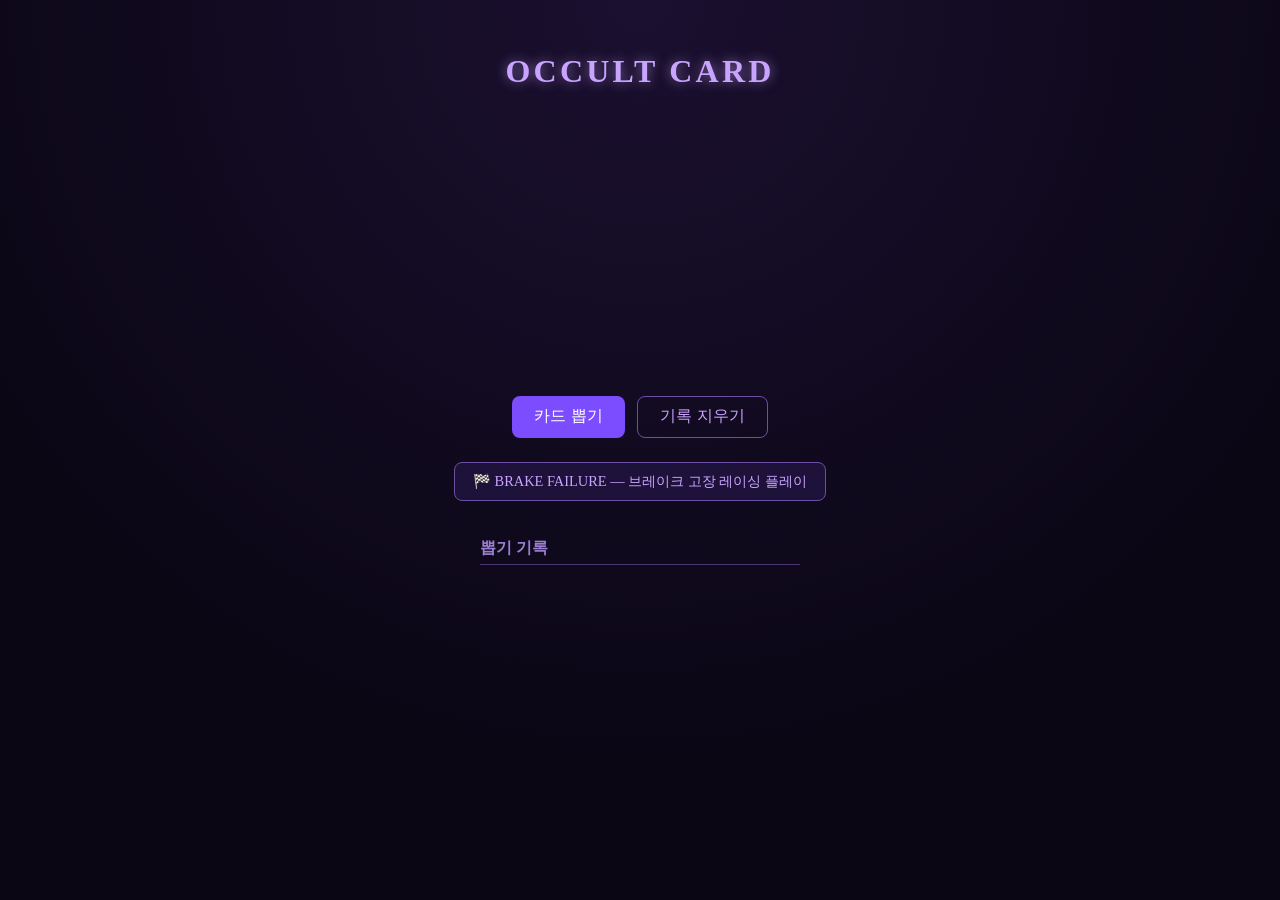
<file: index.html>
<!doctype html>
<html lang="ko">
<head>
<meta charset="UTF-8" />
<meta name="viewport" content="width=device-width, initial-scale=1.0" />
<title>OccultCard</title>
<link rel="stylesheet" href="style.css" />
</head>
<body>
  <h1>OCCULT CARD</h1>

  <div class="card" id="card-display">
    <div class="symbol">🔮</div>
    <div class="name">카드를 뽑아보세요</div>
  </div>

  <div class="buttons">
    <button id="draw-btn">카드 뽑기</button>
    <button id="clear-btn">기록 지우기</button>
  </div>

  <p class="game-link"><a href="racing/">🏁 BRAKE FAILURE — 브레이크 고장 레이싱 플레이</a></p>

  <div class="history">
    <h2>뽑기 기록</h2>
    <ul id="history-list"></ul>
  </div>

  <script src="cards.js"></script>
  <script src="storage.js"></script>
  <script src="app.js"></script>
</body>
</html>
</file>
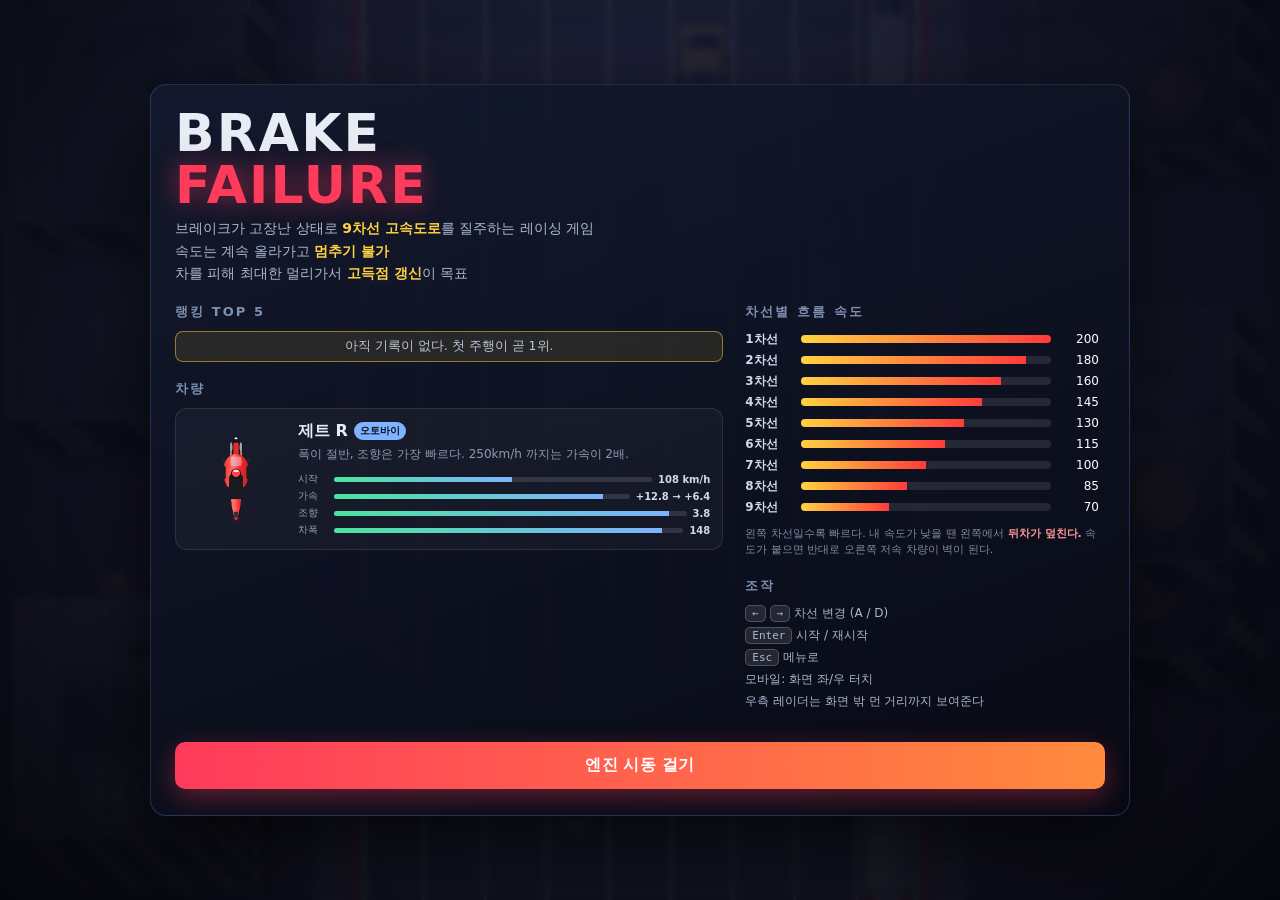
<file: racing/index.html>
<!doctype html>
<html lang="ko">
<head>
<meta charset="UTF-8" />
<meta name="viewport" content="width=device-width, initial-scale=1.0, user-scalable=no" />
<title>BRAKE FAILURE - 브레이크 고장 레이싱</title>
<meta name="description" content="브레이크가 고장난 상태로 9차선 고속도로를 질주하는 레이싱 게임. 속도는 계속 올라가고 멈추기 불가. 차를 피해 최대한 멀리가서 고득점 갱신이 목표" />
<link rel="stylesheet" href="style.css" />
</head>
<body>

<div id="stage">
  <canvas id="game"></canvas>

  <!-- HUD -->
  <div id="hud">
    <div class="hud-left">
      <div class="speedbox">
        <span id="hud-speed">100</span><small>km/h</small>
      </div>
      <div class="gauge"><div id="gauge-fill"></div></div>
      <div class="hud-line">거리 <b id="hud-distance">0</b> m</div>
      <div class="hud-line dim">최고 <b id="hud-best">0</b> m</div>
      <div class="hud-line dim"><b id="hud-lane">5</b>차선 · 흐름 <b id="hud-lane-speed">130</b>km/h</div>
    </div>

    <div class="hud-right">
      <div id="scene-name">여명의 도시</div>
      <canvas id="radar" width="120" height="220"></canvas>
      <div class="radar-legend"><span class="me"></span>나 <span class="ahead"></span>앞 <span class="behind"></span>뒤</div>
    </div>

    <div id="combo" class="center-msg"><span id="hud-combo"></span></div>
  </div>

  <!-- 모바일 조작 -->
  <div id="touch-controls">
    <button id="btn-left" aria-label="왼쪽 차선">◀</button>
    <button id="btn-right" aria-label="오른쪽 차선">▶</button>
    <button id="btn-sound" aria-label="소리">🔊</button>
  </div>

  <!-- 메뉴 -->
  <div id="menu" class="overlay show">
    <div class="panel">
      <h1>BRAKE<span>FAILURE</span></h1>
      <p class="lead">
        브레이크가 고장난 상태로 <b>9차선 고속도로</b>를 질주하는 레이싱 게임<br />
        속도는 계속 올라가고 <b>멈추기 불가</b><br />
        차를 피해 최대한 멀리가서 <b>고득점 갱신</b>이 목표
      </p>

      <div class="cols">
        <section>
          <h2>랭킹 TOP 5</h2>
          <ol id="rank-list" class="ranks"></ol>
          <h2>차량</h2>
          <div id="car-info" class="car-card"></div>
        </section>
        <aside>
          <h2>차선별 흐름 속도</h2>
          <div id="lane-table"></div>
          <p class="note">왼쪽 차선일수록 빠르다. 내 속도가 낮을 땐 왼쪽에서 <b>뒤차가 덮친다.</b> 속도가 붙으면 반대로 오른쪽 저속 차량이 벽이 된다.</p>
          <h2>조작</h2>
          <ul class="keys">
            <li><kbd>←</kbd> <kbd>→</kbd> 차선 변경 (A / D)</li>
            <li><kbd>Enter</kbd> 시작 / 재시작</li>
            <li><kbd>Esc</kbd> 메뉴로</li>
            <li>모바일: 화면 좌/우 터치</li>
            <li>우측 레이더는 화면 밖 먼 거리까지 보여준다</li>
          </ul>
        </aside>
      </div>

      <button id="btn-start" class="primary">엔진 시동 걸기</button>
    </div>
  </div>

  <!-- 게임오버 -->
  <div id="gameover" class="overlay">
    <div class="panel small">
      <h1 class="crash">CRASH</h1>
      <div id="over-rank" class="rank-badge"></div>
      <dl class="result">
        <div><dt>주행 거리</dt><dd id="over-distance">0 m</dd></div>
        <div><dt>점수</dt><dd id="over-score">0</dd></div>
        <div><dt>최고 속도</dt><dd id="over-top">0 km/h</dd></div>
        <div><dt>아슬아슬 통과</dt><dd id="over-near">0 회</dd></div>
        <div><dt>생존 시간</dt><dd id="over-time">0 초</dd></div>
      </dl>
      <h2 class="over-h2">랭킹 TOP 5</h2>
      <ol id="over-rank-list" class="ranks"></ol>
      <div class="btn-row">
        <button id="btn-retry" class="primary">다시 달리기</button>
        <button id="btn-menu">메뉴로</button>
      </div>
    </div>
  </div>
</div>

<script src="cars.js"></script>
<script src="scenery.js"></script>
<script src="game.js"></script>
</body>
</html>
</file>
<file: style.css>
* {
  box-sizing: border-box;
}

body {
  margin: 0;
  min-height: 100vh;
  display: flex;
  flex-direction: column;
  align-items: center;
  padding: 2rem 1rem;
  font-family: "Georgia", "Apple SD Gothic Neo", serif;
  background: radial-gradient(circle at top, #1b1030 0%, #0a0614 70%);
  color: #e8dcff;
}

h1 {
  letter-spacing: 0.1em;
  color: #c9a4ff;
  text-shadow: 0 0 12px rgba(201, 164, 255, 0.6);
}

.card {
  width: 260px;
  min-height: 260px;
  border: 1px solid #6d4fa3;
  border-radius: 16px;
  background: linear-gradient(160deg, #2a1a4a, #150a28);
  box-shadow: 0 0 30px rgba(140, 90, 220, 0.35);
  display: flex;
  flex-direction: column;
  align-items: center;
  justify-content: center;
  text-align: center;
  padding: 1.5rem;
  opacity: 0;
  transform: scale(0.9);
  transition: opacity 0.4s ease, transform 0.4s ease;
}

.card.flip {
  opacity: 1;
  transform: scale(1);
}

.card .symbol {
  font-size: 3.5rem;
}

.card .name {
  font-size: 1.4rem;
  margin: 0.5rem 0;
  color: #f0d9ff;
}

.card .meaning {
  font-size: 0.9rem;
  color: #c8b8e0;
  line-height: 1.4;
}

.buttons {
  display: flex;
  gap: 0.75rem;
  margin: 1.5rem 0;
}

button {
  font-size: 1rem;
  padding: 0.6rem 1.4rem;
  border: none;
  border-radius: 8px;
  cursor: pointer;
  background: #7c4dff;
  color: white;
}

button:active {
  background: #5e35d6;
}

#clear-btn {
  background: transparent;
  border: 1px solid #6d4fa3;
  color: #c9a4ff;
}

.history {
  width: 100%;
  max-width: 320px;
}

.history h2 {
  font-size: 1rem;
  color: #9a7fd0;
  border-bottom: 1px solid #4a3570;
  padding-bottom: 0.3rem;
}

#history-list {
  list-style: none;
  padding: 0;
  margin: 0;
  max-height: 240px;
  overflow-y: auto;
}

#history-list li {
  display: flex;
  justify-content: space-between;
  gap: 0.5rem;
  padding: 0.4rem 0;
  border-bottom: 1px dashed #33254d;
  font-size: 0.85rem;
}

#history-list time {
  color: #7a6a9a;
  font-size: 0.75rem;
  white-space: nowrap;
}

.game-link {
  margin: 0 0 1.5rem;
  font-size: 0.9rem;
}

.game-link a {
  display: inline-block;
  padding: 0.55rem 1.1rem;
  border: 1px solid #6d4fa3;
  border-radius: 8px;
  color: #c9a4ff;
  text-decoration: none;
  background: rgba(124, 77, 255, 0.12);
}

.game-link a:hover {
  background: rgba(124, 77, 255, 0.28);
}
</file>
<file: racing/style.css>
* { box-sizing: border-box; }
html, body {
  margin: 0; padding: 0; height: 100%;
  background: #05060c; color: #e8ecf5; overflow: hidden;
  font-family: "Pretendard", "Apple SD Gothic Neo", "Malgun Gothic", system-ui, sans-serif;
  -webkit-tap-highlight-color: transparent;
}

#stage { position: relative; width: 100vw; height: 100dvh; overflow: hidden; }
#game { display: block; width: 100%; height: 100%; background: #05060c; }

/* ---------------- HUD ---------------- */
#hud { position: absolute; inset: 0; pointer-events: none; font-variant-numeric: tabular-nums; }
body:not(.playing) #hud { opacity: 0; }

.hud-left { position: absolute; top: 14px; left: 16px; text-shadow: 0 2px 6px rgba(0,0,0,.8); }
.speedbox { display: flex; align-items: baseline; gap: 6px; }
#hud-speed { font-size: clamp(38px, 7vw, 64px); font-weight: 800; letter-spacing: -0.02em; color: #fff; line-height: 1; }
.speedbox small { font-size: 14px; color: #9fb0c8; }
.gauge { width: clamp(140px, 22vw, 220px); height: 7px; background: rgba(255,255,255,.14); border-radius: 4px; margin: 8px 0 10px; overflow: hidden; }
#gauge-fill { height: 100%; width: 20%; border-radius: 4px; background: linear-gradient(90deg, #4be3a0, #ffd23f 55%, #ff3b3b); transition: width .1s linear; }
.hud-line { font-size: 14px; color: #cfd9e8; }
.hud-line b { color: #fff; font-size: 16px; }
.hud-line.dim { color: #8d9bb2; font-size: 12px; }
.hud-line.dim b { font-size: 13px; color: #b9c6da; }

.hud-right { position: absolute; top: 14px; right: 16px; text-align: right; }
#scene-name { font-size: 13px; letter-spacing: .12em; color: #cbd6ea; background: rgba(10,14,26,.55);
  padding: 5px 10px; border-radius: 999px; display: inline-block; margin-bottom: 8px; border: 1px solid rgba(255,255,255,.12); }
#radar { border-radius: 8px; border: 1px solid rgba(255,255,255,.16); display: block; }
@media (max-width: 620px) {
  #radar { width: 76px; height: 148px; }
  .hud-left { top: 10px; left: 12px; }
  #scene-name { font-size: 11px; padding: 4px 8px; }
  .radar-legend { font-size: 9px; }
}
.radar-legend { font-size: 10px; color: #7f8da3; margin-top: 4px; display: flex; gap: 5px; justify-content: flex-end; align-items: center; }
.radar-legend span { width: 9px; height: 6px; display: inline-block; border-radius: 2px; }
.radar-legend .me { background: #5ef2ff; } .radar-legend .ahead { background: #ff5a5a; } .radar-legend .behind { background: #ffb347; }

.center-msg { position: absolute; left: 50%; transform: translateX(-50%); opacity: 0; transition: opacity .18s; font-weight: 800; }
#combo { top: 20%; font-size: clamp(18px, 3vw, 28px); color: #ffd23f; text-shadow: 0 0 18px rgba(255,210,63,.7); }
#hud-combo.show, #combo:has(#hud-combo.show) { opacity: 1; }
#combo { opacity: 0; } #combo:has(.show) { opacity: 1; }

/* ---------------- 터치 조작 ---------------- */
#touch-controls { position: absolute; bottom: 16px; left: 0; right: 0; display: flex; justify-content: space-between; padding: 0 18px; }
body:not(.playing) #touch-controls { display: none; }
#touch-controls button {
  width: 74px; height: 52px; border-radius: 12px; font-size: 22px; color: #dce6f5;
  background: rgba(14,20,34,.6); border: 1px solid rgba(255,255,255,.18); cursor: pointer;
}
#touch-controls button:active { background: rgba(80,140,255,.35); }
#btn-sound { position: absolute; top: auto; bottom: 62px; right: 18px; width: 46px; height: 38px; font-size: 16px; }
@media (min-width: 700px) { #touch-controls button:not(#btn-sound) { opacity: .55; } }

/* ---------------- 오버레이 ---------------- */
.overlay {
  position: absolute; inset: 0; display: none; align-items: center; justify-content: center;
  background: radial-gradient(circle at 50% 30%, rgba(24,30,60,.86), rgba(3,4,10,.96));
  padding: 16px; overflow-y: auto; backdrop-filter: blur(3px);
}
.overlay.show { display: flex; }
.panel {
  width: min(980px, 100%); max-height: 94dvh; overflow-y: auto;
  background: linear-gradient(160deg, rgba(20,26,46,.95), rgba(8,10,20,.97));
  border: 1px solid rgba(120,160,255,.22); border-radius: 16px; padding: 22px 24px 26px;
  box-shadow: 0 24px 80px rgba(0,0,0,.7);
}
.panel.small { width: min(460px, 100%); text-align: center; }

h1 { margin: 0 0 6px; font-size: clamp(30px, 6vw, 52px); letter-spacing: .04em; line-height: 1; font-weight: 900; }
h1 span { color: #ff3b5c; display: block; text-shadow: 0 0 24px rgba(255,59,92,.55); }
h1.crash { color: #ff3b5c; text-shadow: 0 0 30px rgba(255,59,92,.6); }
.lead { color: #a9b8d0; font-size: 14px; line-height: 1.6; margin: 0 0 18px; }
.lead b { color: #ffd23f; }
h2 { font-size: 13px; letter-spacing: .16em; color: #7d90b0; margin: 0 0 10px; text-transform: uppercase; }

.cols { display: grid; grid-template-columns: 1.55fr 1fr; gap: 22px; }
@media (max-width: 760px) { .cols { grid-template-columns: 1fr; } }

/* 랭킹 */
.ranks { list-style: none; margin: 0 0 18px; padding: 0; display: grid; gap: 4px; }
.ranks li {
  display: grid; grid-template-columns: 20px 1fr auto auto 32px; align-items: center; gap: 8px;
  padding: 6px 9px; border-radius: 8px; font-size: 12.5px; color: #b9c6da;
  background: rgba(255,255,255,.04); border: 1px solid rgba(255,255,255,.07);
  font-variant-numeric: tabular-nums;
}
.ranks li:nth-child(1) { border-color: rgba(255,210,63,.5); background: rgba(255,210,63,.10); }
.ranks li:nth-child(2) { border-color: rgba(200,210,225,.35); }
.ranks li:nth-child(3) { border-color: rgba(205,140,90,.35); }
.ranks li.is-new { box-shadow: 0 0 0 1px #4be3a0 inset, 0 0 18px rgba(75,227,160,.3); }
.ranks .rk { font-weight: 900; color: #7d90b0; text-align: center; }
.ranks li:nth-child(1) .rk { color: #ffd23f; }
.ranks .rs { font-weight: 800; color: #fff; font-size: 15px; }
.ranks .rd { color: #cfdaea; }
.ranks .rv { color: #8d9bb2; font-size: 11px; }
.ranks time { color: #6f7c92; font-size: 11px; text-align: right; }
.rank-empty { display: block !important; color: #7d8ba3; font-size: 12px; text-align: center; }
.rank-badge { font-size: 15px; font-weight: 800; color: #8d9bb2; margin: 2px 0 8px; }
.rank-badge.in { color: #4be3a0; text-shadow: 0 0 16px rgba(75,227,160,.55); }
.over-h2 { text-align: left; }

.car-card {
  text-align: left; background: rgba(255,255,255,.035); border: 1px solid rgba(255,255,255,.10);
  border-radius: 12px; padding: 12px; color: inherit; font: inherit;
  display: grid; grid-template-columns: auto 1fr; gap: 14px; align-items: center;
}
.car-thumb { display: flex; justify-content: center; }
.car-thumb canvas { width: 96px; height: 96px; }
.car-name { font-weight: 800; font-size: 16px; display: flex; align-items: center; gap: 6px; }
.car-name .tag { font-size: 10px; font-weight: 600; color: #0b1020; background: #7fb2ff; padding: 2px 6px; border-radius: 999px; }
.car-desc { font-size: 12px; color: #8d9bb2; margin: 4px 0 10px; line-height: 1.4; }
.car-stats { margin: 0; display: grid; gap: 3px; }
.stat { display: grid; grid-template-columns: 30px 1fr auto; align-items: center; gap: 6px; font-size: 10px; color: #93a3bd; }
.stat dt { margin: 0; } .stat dd { margin: 0; height: 5px; background: rgba(255,255,255,.12); border-radius: 3px; overflow: hidden; }
.stat dd span { display: block; height: 100%; background: linear-gradient(90deg, #4be3a0, #7fb2ff); }
.stat b { color: #cfdaea; font-weight: 600; }

.lane-row { display: grid; grid-template-columns: 48px 1fr 40px; align-items: center; gap: 8px; font-size: 12px; color: #a9b8d0; margin-bottom: 4px; }
.lane-row b { color: #cfdaea; font-weight: 600; }
.lane-row .bar { height: 8px; background: rgba(255,255,255,.10); border-radius: 4px; overflow: hidden; }
.lane-row .bar i { display: block; height: 100%; background: linear-gradient(90deg, #ffd23f, #ff3b3b); }
.lane-row em { font-style: normal; text-align: right; color: #fff; }
.note { font-size: 11px; color: #7d8ba3; line-height: 1.5; margin: 10px 0 18px; }
.note b { color: #ff9a9a; }
.keys { list-style: none; padding: 0; margin: 0 0 14px; font-size: 12px; color: #a9b8d0; }
.keys li { margin-bottom: 5px; }
kbd { background: rgba(255,255,255,.10); border: 1px solid rgba(255,255,255,.2); border-radius: 5px; padding: 1px 6px; font-size: 11px; }
.best { font-size: 12px; color: #7d8ba3; } .best b { color: #ffd23f; }

/* 메뉴 패널: 본문만 스크롤하고 시작 버튼은 아래에 고정 */
#menu .panel { display: flex; flex-direction: column; overflow: hidden; }
#menu .cols { flex: 1 1 auto; min-height: 0; overflow-y: auto; padding-right: 6px; }
#menu #btn-start { width: 100%; flex: 0 0 auto; }
.primary, .btn-row button, #btn-start {
  margin-top: 18px; padding: 13px 26px; font-size: 16px; font-weight: 800; border-radius: 10px; cursor: pointer;
  border: none; background: linear-gradient(90deg, #ff3b5c, #ff8a3d); color: #fff; letter-spacing: .04em;
  box-shadow: 0 8px 26px rgba(255,59,92,.35);
}
.primary:active { transform: translateY(1px); }
#btn-menu { background: transparent; border: 1px solid rgba(255,255,255,.25); color: #cfdaea; box-shadow: none; }
.btn-row { display: flex; gap: 10px; justify-content: center; }

.result { margin: 16px 0; display: grid; gap: 6px; }
.result div { display: flex; justify-content: space-between; border-bottom: 1px dashed rgba(255,255,255,.12); padding-bottom: 5px; }
.result dt { color: #8d9bb2; font-size: 13px; margin: 0; }
.result dd { margin: 0; font-weight: 800; color: #fff; font-size: 15px; }

/* 세로가 짧은 화면에서는 메뉴 헤더를 줄여 본문을 더 보여준다 */
@media (max-height: 700px) {
  #menu .panel { padding: 16px 20px 18px; }
  #menu h1 { font-size: clamp(26px, 4.6vw, 38px); }
  #menu .lead { font-size: 13px; margin-bottom: 12px; }
}
</file>
